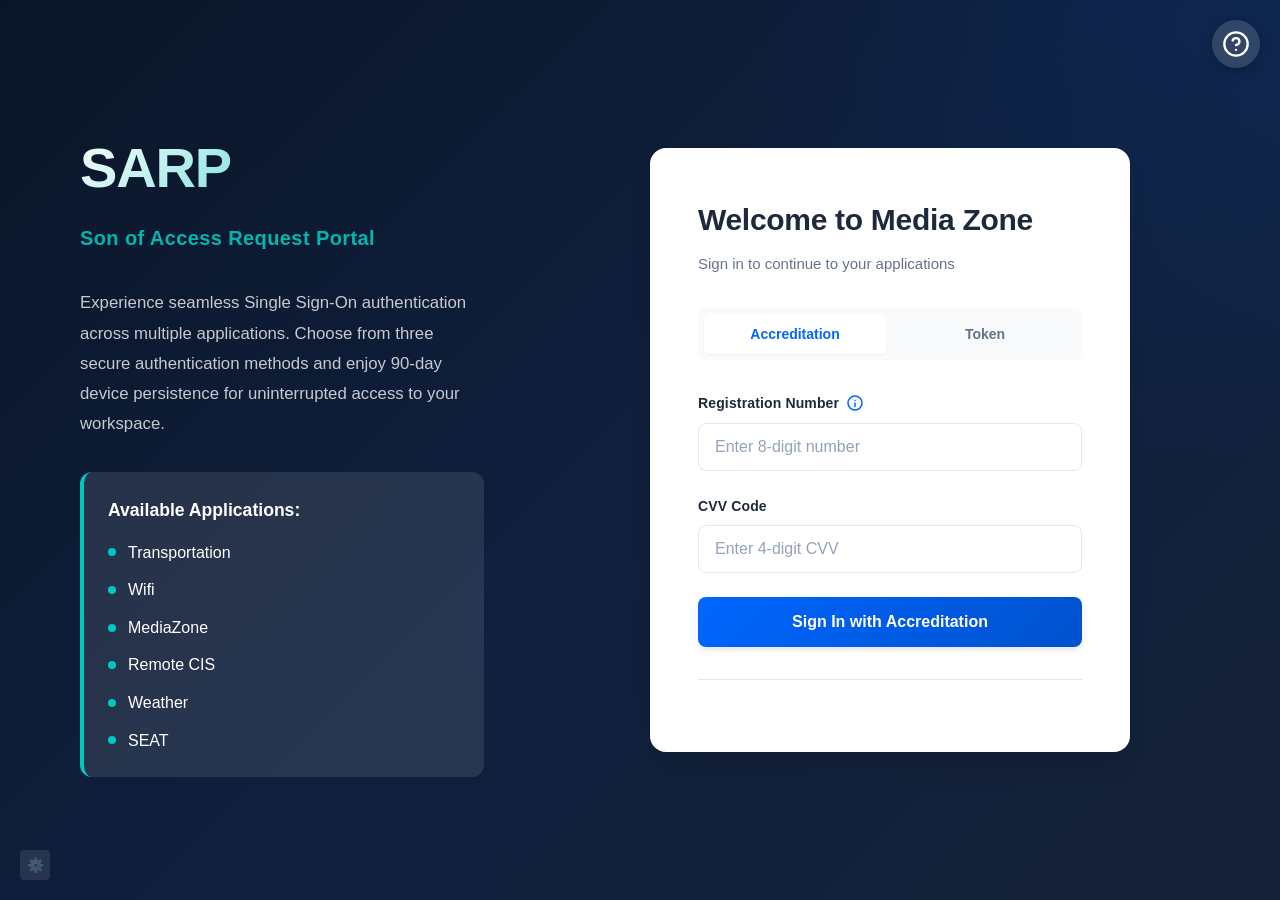
<file: frontend/index.html>
<!DOCTYPE html>
<html lang="en">
<head>
    <meta charset="UTF-8">
    <meta name="viewport" content="width=device-width, initial-scale=1.0">
    <title>SARP - Son of Access Request Portal</title>
    <link rel="stylesheet" href="styles.css">
</head>
<body>
    <!-- Help Icon -->
    <a href="/frontend/user-guide.html" target="_blank" style="position: fixed; top: 20px; right: 20px; width: 48px; height: 48px; background: rgba(255, 255, 255, 0.15); backdrop-filter: blur(10px); border-radius: 50%; display: flex; align-items: center; justify-content: center; text-decoration: none; font-size: 24px; color: white; transition: all 0.3s; z-index: 1000; box-shadow: 0 4px 12px rgba(0, 0, 0, 0.2);" onmouseover="this.style.background='rgba(255, 255, 255, 0.25)'; this.style.transform='scale(1.1)';" onmouseout="this.style.background='rgba(255, 255, 255, 0.15)'; this.style.transform='scale(1)';" title="How SARP Works">
        <svg width="28" height="28" viewBox="0 0 24 24" fill="none" stroke="currentColor" stroke-width="2" stroke-linecap="round" stroke-linejoin="round">
            <circle cx="12" cy="12" r="10"></circle>
            <path d="M9.09 9a3 3 0 0 1 5.83 1c0 2-3 3-3 3"></path>
            <line x1="12" y1="17" x2="12.01" y2="17"></line>
        </svg>
    </a>

    <div class="login-container">
        <div class="login-left">
            <h1>SARP</h1>
            <p class="subtitle">Son of Access Request Portal</p>
            <p>
                Experience seamless Single Sign-On authentication across multiple applications.
                Choose from three secure authentication methods and enjoy 90-day device persistence
                for uninterrupted access to your workspace.
            </p>
            <div style="margin-top: 2rem; padding: 1.5rem; background: rgba(255, 255, 255, 0.1); border-radius: 12px; border-left: 4px solid var(--secondary);">
                <strong style="display: block; margin-bottom: 1rem; font-size: 1.1rem;">Available Applications:</strong>
                <ul style="list-style: none; padding: 0; margin: 0; display: grid; gap: 0.75rem;">
                    <li style="display: flex; align-items: center; gap: 0.75rem;">
                        <span style="background: var(--secondary); width: 8px; height: 8px; border-radius: 50%; display: inline-block;"></span>
                        Transportation
                    </li>
                    <li style="display: flex; align-items: center; gap: 0.75rem;">
                        <span style="background: var(--secondary); width: 8px; height: 8px; border-radius: 50%; display: inline-block;"></span>
                        Wifi
                    </li>
                    <li style="display: flex; align-items: center; gap: 0.75rem;">
                        <span style="background: var(--secondary); width: 8px; height: 8px; border-radius: 50%; display: inline-block;"></span>
                        MediaZone
                    </li>
                    <li style="display: flex; align-items: center; gap: 0.75rem;">
                        <span style="background: var(--secondary); width: 8px; height: 8px; border-radius: 50%; display: inline-block;"></span>
                        Remote CIS
                    </li>
                    <li style="display: flex; align-items: center; gap: 0.75rem;">
                        <span style="background: var(--secondary); width: 8px; height: 8px; border-radius: 50%; display: inline-block;"></span>
                        Weather
                    </li>
                    <li style="display: flex; align-items: center; gap: 0.75rem;">
                        <span style="background: var(--secondary); width: 8px; height: 8px; border-radius: 50%; display: inline-block;"></span>
                        SEAT
                    </li>
                </ul>
            </div>
        </div>

        <div class="login-right">
            <div class="login-card">
                <h2>Welcome to Media Zone</h2>
                <p class="subtitle-text">Sign in to continue to your applications</p>

                <div id="error-container"></div>
                <div id="success-container"></div>

                <div class="auth-methods">
                    <button class="auth-tab active" data-method="accreditation">
                        <span>Accreditation</span>
                    </button>
                    <button class="auth-tab" data-method="token">
                        <span>Token</span>
                    </button>
                    <button class="auth-tab" data-method="otp" id="otp-tab" style="display: none;">
                        <span>Email / Phone</span>
                    </button>
                </div>

                <!-- Accreditation Form -->
                <form id="accreditation-form" class="auth-form active">
                    <div class="form-group">
                        <label for="accreditation-number" style="display: flex; align-items: center; gap: 0.5rem;">
                            Registration Number
                            <span class="help-icon" id="reg-help-icon" title="Where can I find my registration number?">
                                <svg width="16" height="16" viewBox="0 0 16 16" fill="none" xmlns="http://www.w3.org/2000/svg" style="cursor: pointer;">
                                    <circle cx="8" cy="8" r="7" stroke="currentColor" stroke-width="1.5" fill="none"/>
                                    <path d="M8 11.5V8M8 5.5H8.01" stroke="currentColor" stroke-width="1.5" stroke-linecap="round"/>
                                </svg>
                            </span>
                        </label>
                        <input
                            type="text"
                            id="accreditation-number"
                            placeholder="Enter 8-digit number"
                            maxlength="8"
                            required
                            autocomplete="username">
                    </div>
                    <div class="form-group">
                        <label for="accreditation-cvv">CVV Code</label>
                        <input
                            type="password"
                            id="accreditation-cvv"
                            placeholder="Enter 4-digit CVV"
                            maxlength="4"
                            required
                            autocomplete="current-password">
                    </div>
                    <button type="submit" class="btn">Sign In with Accreditation</button>
                </form>

                <!-- Token Form -->
                <form id="token-form" class="auth-form">
                    <div class="form-group">
                        <label for="token">Third-Party Token</label>
                        <input
                            type="text"
                            id="token"
                            placeholder="####-####-####-####"
                            maxlength="19"
                            required
                            autocomplete="off">
                    </div>
                    <div class="form-group" style="margin-bottom: 1rem;">
                        <label class="checkbox-label" style="display: flex; align-items: center; gap: 0.5rem; cursor: pointer;">
                            <input type="checkbox" id="token-kiosk-mode" style="width: auto;">
                            <span>Kiosk/Workstation Mode</span>
                        </label>
                    </div>
                    <button type="submit" class="btn">Sign In with Token</button>
                </form>

                <!-- Email/Phone OTP Form -->
                <form id="otp-form" class="auth-form">
                    <div style="background: #FFF3CD; border-left: 4px solid #FFC107; padding: 1rem; border-radius: 8px; margin-bottom: 1.5rem; font-size: 0.875rem;">
                        <strong>⚠️ Note:</strong> You must have previously registered and added an email/phone to use this method.
                    </div>

                    <div id="otp-request-step">
                        <div class="form-group">
                            <label style="margin-bottom: 0.75rem; display: block;">Contact Method</label>
                            <div style="display: flex; gap: 1.5rem;">
                                <label class="radio-label" style="display: flex; align-items: center; gap: 0.5rem; cursor: pointer;">
                                    <input type="radio" name="contact-type" value="email" checked style="width: auto;">
                                    <span>📧 Email Address</span>
                                </label>
                                <label class="radio-label" style="display: flex; align-items: center; gap: 0.5rem; cursor: pointer;">
                                    <input type="radio" name="contact-type" value="phone" style="width: auto;">
                                    <span>📱 Phone Number</span>
                                </label>
                            </div>
                        </div>
                        <div class="form-group">
                            <label for="contact-value">Email or Phone</label>
                            <input
                                type="text"
                                id="contact-value"
                                placeholder="Enter your registered contact"
                                required
                                autocomplete="email">
                        </div>
                        <button type="button" id="request-otp-btn" class="btn">Request One-Time Code</button>
                    </div>

                    <div id="otp-verify-step" style="display: none;">
                        <div class="otp-display">
                            <p>Your One-Time Code (Demo Mode):</p>
                            <strong id="otp-code-display">------</strong>
                        </div>
                        <div class="form-group">
                            <label for="otp-code">Enter 6-Digit Code</label>
                            <input
                                type="text"
                                id="otp-code"
                                placeholder="000000"
                                maxlength="6"
                                required
                                autocomplete="one-time-code">
                        </div>
                        <button type="submit" class="btn">Verify & Sign In</button>
                        <button type="button" id="back-to-request" class="btn btn-secondary" style="margin-top: 0.75rem;">
                            ← Back to Contact Entry
                        </button>
                    </div>
                </form>

                <!-- Logout Button -->
                <div style="margin-top: 2rem; padding-top: 1.5rem; border-top: 1px solid var(--border); text-align: center;">
                    <button id="main-logout-btn" class="btn btn-secondary btn-small" style="width: auto; display: none;">
                        🚪 Logout
                    </button>
                </div>
            </div>
        </div>
    </div>

    <!-- Kiosk Mode Modal -->
    <div id="kiosk-modal" style="display: none; position: fixed; top: 0; left: 0; width: 100%; height: 100%; background: rgba(0, 0, 0, 0.5); z-index: 1000; align-items: center; justify-content: center;">
        <div style="background: white; border-radius: 16px; padding: 2.5rem; max-width: 500px; width: 90%; box-shadow: 0 20px 60px rgba(0, 0, 0, 0.3);">
            <h2 style="color: var(--text-primary); margin-bottom: 1rem; font-size: 1.5rem;">Kiosk Mode Configuration</h2>
            <p style="color: var(--text-secondary); margin-bottom: 2rem; line-height: 1.6;">
                Add an email or phone number to enable multiple device access for kiosks and workstations.
                You can use this contact for future OTP login.
            </p>

            <div id="kiosk-modal-content">
                <div class="form-group">
                    <label style="margin-bottom: 0.75rem; display: block;">Choose Contact Type</label>
                    <div style="display: flex; gap: 1.5rem; margin-bottom: 1.5rem;">
                        <label class="radio-label" style="display: flex; align-items: center; gap: 0.5rem; cursor: pointer;">
                            <input type="radio" name="kiosk-contact-type" value="email" checked style="width: auto;">
                            <span>📧 Email Address</span>
                        </label>
                        <label class="radio-label" style="display: flex; align-items: center; gap: 0.5rem; cursor: pointer;">
                            <input type="radio" name="kiosk-contact-type" value="phone" style="width: auto;">
                            <span>📱 Phone Number</span>
                        </label>
                    </div>
                </div>

                <div class="form-group">
                    <label for="kiosk-contact-value">Contact Information</label>
                    <input
                        type="text"
                        id="kiosk-contact-value"
                        placeholder="Enter email or phone"
                        style="width: 100%; padding: 0.875rem 1rem; border: 1.5px solid var(--border); border-radius: 8px; font-size: 1rem;">
                </div>

                <div id="kiosk-error" style="display: none; background: #FEE; color: #C33; padding: 0.75rem; border-radius: 8px; margin-bottom: 1rem; font-size: 0.875rem;"></div>

                <div style="display: flex; gap: 1rem; margin-top: 1.5rem;">
                    <button id="kiosk-add-btn" class="btn" style="flex: 1;">Add Contact & Continue</button>
                    <button id="kiosk-skip-btn" class="btn btn-secondary" style="flex: 1;">Skip for Now</button>
                </div>
            </div>
        </div>
    </div>

    <!-- Registration Help Popup -->
    <div id="reg-help-popup" style="display: none; position: fixed; top: 0; left: 0; width: 100%; height: 100%; z-index: 9999; background: rgba(0, 0, 0, 0.7); align-items: center; justify-content: center;">
        <div style="position: relative; max-width: 90%; max-height: 90vh; overflow: auto;">
            <img src="registration-help.png" alt="Where to find registration number" style="display: block; max-width: 100%; height: auto; border-radius: 8px; box-shadow: 0 20px 60px rgba(0, 0, 0, 0.5);">
        </div>
    </div>

    <script src="auth.js"></script>
    <script>
        // Show/hide Email/Phone tab based on kiosk mode checkbox (Token tab only)
        const tokenKioskCheckbox = document.getElementById('token-kiosk-mode');
        const otpTab = document.getElementById('otp-tab');

        function updateOTPTabVisibility() {
            if (tokenKioskCheckbox && tokenKioskCheckbox.checked) {
                otpTab.style.display = 'block';
            } else {
                otpTab.style.display = 'none';
                // If OTP tab is active when hidden, switch to accreditation tab
                if (otpTab.classList.contains('active')) {
                    document.querySelector('[data-method="accreditation"]').click();
                }
            }
        }

        if (tokenKioskCheckbox) {
            tokenKioskCheckbox.addEventListener('change', updateOTPTabVisibility);
        }

        // Registration help popup functionality
        const helpIcon = document.getElementById('reg-help-icon');
        const helpPopup = document.getElementById('reg-help-popup');

        if (helpIcon && helpPopup) {
            // Show popup when icon is clicked
            helpIcon.addEventListener('click', (e) => {
                e.preventDefault();
                e.stopPropagation();
                helpPopup.style.display = 'flex';
            });

            // Hide popup when clicking outside the image
            helpPopup.addEventListener('click', (e) => {
                if (e.target === helpPopup) {
                    helpPopup.style.display = 'none';
                }
            });

            // Hide popup when ESC key is pressed
            document.addEventListener('keydown', (e) => {
                if (e.key === 'Escape' && helpPopup.style.display === 'flex') {
                    helpPopup.style.display = 'none';
                }
            });
        }
    </script>

    <!-- Hidden Admin Access Button -->
    <a href="/frontend/admin.html" style="position: fixed; bottom: 20px; left: 20px; width: 30px; height: 30px; background: rgba(255, 255, 255, 0.1); border-radius: 4px; display: flex; align-items: center; justify-content: center; text-decoration: none; font-size: 14px; color: rgba(255, 255, 255, 0.3); transition: all 0.2s; z-index: 100;" onmouseover="this.style.background='rgba(255, 255, 255, 0.2)'; this.style.color='rgba(255, 255, 255, 0.6)';" onmouseout="this.style.background='rgba(255, 255, 255, 0.1)'; this.style.color='rgba(255, 255, 255, 0.3)';" title="Admin Panel">⚙️</a>
</body>
</html>
</file>
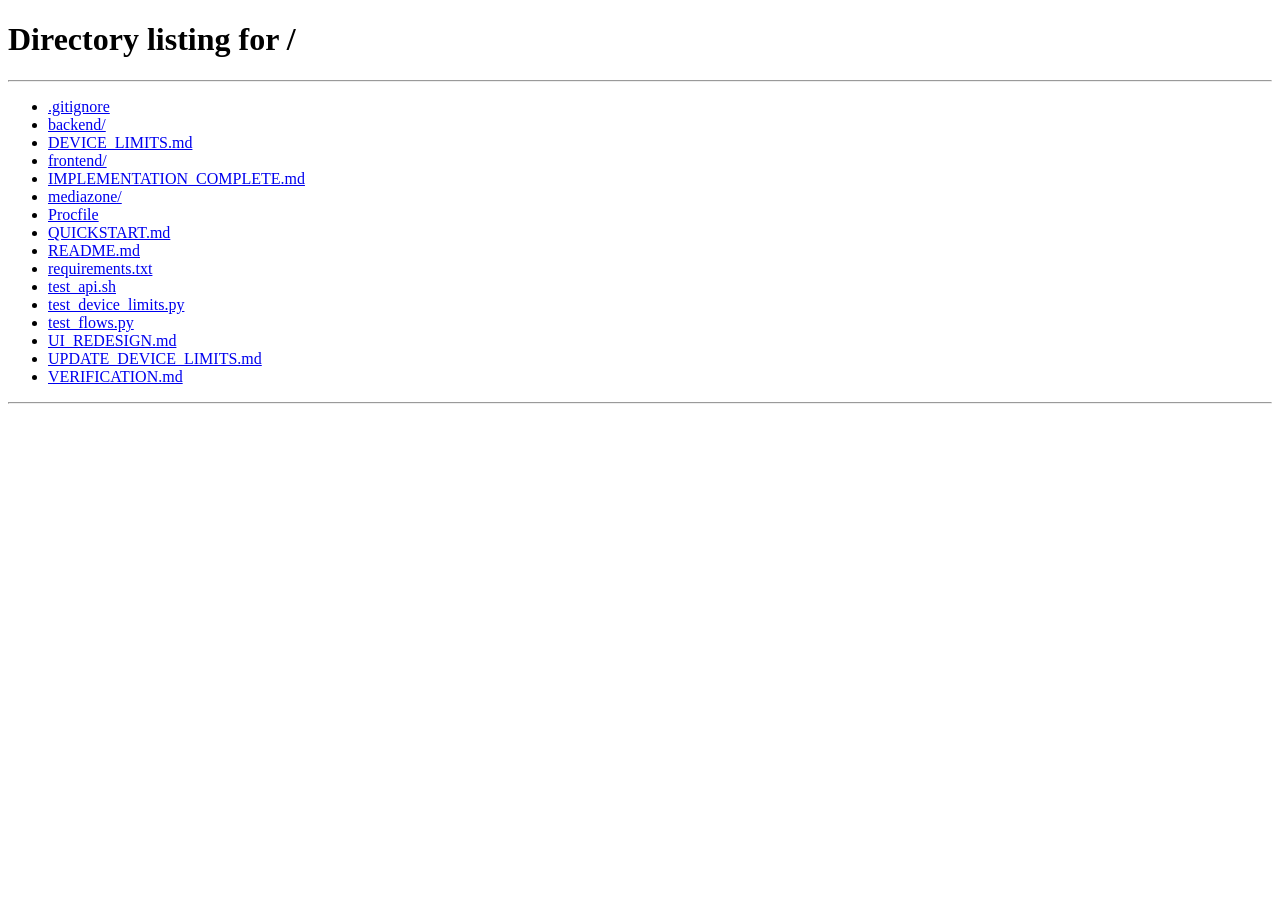
<file: mediazone/index.html>
<!DOCTYPE html>
<html lang="en">
<head>
    <meta charset="UTF-8">
    <meta name="viewport" content="width=device-width, initial-scale=1.0">
    <title>MediaZone - Olympic Portal</title>
    <style>
        * {
            margin: 0;
            padding: 0;
            box-sizing: border-box;
        }

        body {
            font-family: -apple-system, BlinkMacSystemFont, 'Segoe UI', 'Roboto', sans-serif;
            background: #f5f5f5;
        }

        /* Top Header */
        .top-header {
            background: #1a4d5d;
            color: white;
            padding: 0.75rem 2rem;
            display: flex;
            justify-content: space-between;
            align-items: center;
            gap: 1rem;
        }

        .top-header-left {
            display: flex;
            align-items: center;
            gap: 1.5rem;
        }

        .live-video-btn {
            background: #d32f2f;
            color: white;
            border: none;
            padding: 0.5rem 1rem;
            border-radius: 20px;
            font-weight: 600;
            cursor: pointer;
            display: flex;
            align-items: center;
            gap: 0.5rem;
        }

        .live-indicator {
            width: 8px;
            height: 8px;
            background: white;
            border-radius: 50%;
        }

        .header-link {
            color: white;
            text-decoration: none;
            font-size: 0.9rem;
            display: flex;
            align-items: center;
            gap: 0.5rem;
        }

        .top-header-right {
            display: flex;
            align-items: center;
            gap: 1.5rem;
        }

        .search-bar {
            background: rgba(255, 255, 255, 0.15);
            border: 1px solid rgba(255, 255, 255, 0.3);
            border-radius: 4px;
            padding: 0.5rem 1rem;
            color: white;
            width: 200px;
        }

        .search-bar::placeholder {
            color: rgba(255, 255, 255, 0.7);
        }

        .logout-btn {
            background: transparent;
            border: 1px solid rgba(255, 255, 255, 0.5);
            color: white;
            padding: 0.4rem 1rem;
            border-radius: 4px;
            cursor: pointer;
            font-size: 0.9rem;
        }

        .logout-btn:hover {
            background: rgba(255, 255, 255, 0.1);
        }

        /* Hero Section */
        .hero {
            background: linear-gradient(135deg, #2a5f6f 0%, #1a4d5d 100%);
            padding: 2rem;
            position: relative;
            overflow: hidden;
        }

        .hero::after {
            content: '';
            position: absolute;
            right: 0;
            bottom: 0;
            width: 60%;
            height: 100%;
            background: url('data:image/svg+xml,<svg xmlns="http://www.w3.org/2000/svg" viewBox="0 0 800 200"><path d="M0,100 Q200,150 400,100 T800,100 L800,200 L0,200 Z" fill="rgba(255,255,255,0.05)"/></svg>') no-repeat;
            background-size: cover;
        }

        .hero-content {
            max-width: 1400px;
            margin: 0 auto;
            position: relative;
            z-index: 1;
        }

        .mediazone-title {
            font-size: 3rem;
            color: white;
            font-weight: 700;
            margin-bottom: 1rem;
        }

        .sponsors {
            position: absolute;
            top: 2rem;
            right: 2rem;
            display: flex;
            gap: 1rem;
            align-items: center;
        }

        .sponsor-logo {
            background: white;
            padding: 0.5rem 1rem;
            border-radius: 4px;
            font-weight: 700;
            font-size: 0.9rem;
        }

        .olympic-logo {
            color: #1a4d5d;
        }

        /* Featured Content Bar */
        .featured-bar {
            background: #2a5f6f;
            color: white;
            padding: 1rem 2rem;
            display: flex;
            justify-content: space-between;
            align-items: center;
        }

        .featured-title {
            font-size: 0.95rem;
        }

        .media-controls {
            display: flex;
            gap: 1rem;
        }

        .media-btn {
            background: rgba(255, 255, 255, 0.2);
            border: none;
            color: white;
            padding: 0.5rem;
            cursor: pointer;
            border-radius: 4px;
        }

        /* Navigation */
        .main-nav {
            background: white;
            border-bottom: 1px solid #ddd;
            padding: 0 2rem;
        }

        .nav-links {
            max-width: 1400px;
            margin: 0 auto;
            display: flex;
            gap: 2rem;
            list-style: none;
        }

        .nav-links a {
            display: block;
            padding: 1rem 0;
            color: #333;
            text-decoration: none;
            font-weight: 500;
            border-bottom: 3px solid transparent;
        }

        .nav-links a:hover,
        .nav-links a.active {
            border-bottom-color: #d32f2f;
            color: #d32f2f;
        }

        /* Main Content */
        .main-content {
            max-width: 1400px;
            margin: 2rem auto;
            padding: 0 2rem;
            display: grid;
            grid-template-columns: 1fr 350px;
            gap: 2rem;
        }

        /* Today Section */
        .today-section {
            background: white;
            padding: 1.5rem;
            border-radius: 8px;
            margin-bottom: 2rem;
        }

        .today-header {
            display: flex;
            justify-content: space-between;
            align-items: center;
            margin-bottom: 1rem;
        }

        .today-date {
            font-weight: 700;
            color: #333;
        }

        .schedule-link {
            color: #1a4d5d;
            text-decoration: none;
            font-weight: 600;
        }

        .sports-icons {
            display: grid;
            grid-template-columns: repeat(auto-fill, minmax(80px, 1fr));
            gap: 1rem;
        }

        .sport-icon {
            aspect-ratio: 1;
            background: #f5f5f5;
            border-radius: 8px;
            display: flex;
            align-items: center;
            justify-content: center;
            font-size: 2rem;
            position: relative;
            border: 2px solid transparent;
        }

        .sport-icon.live {
            border-color: #d32f2f;
        }

        .sport-icon.live::before {
            content: '';
            position: absolute;
            top: 8px;
            right: 8px;
            width: 10px;
            height: 10px;
            background: #d32f2f;
            border-radius: 50%;
        }

        /* News Section */
        .section-header {
            display: flex;
            justify-content: space-between;
            align-items: center;
            margin-bottom: 1.5rem;
        }

        .section-title {
            font-size: 1.75rem;
            font-weight: 700;
            color: #333;
        }

        .news-grid {
            display: grid;
            grid-template-columns: repeat(2, 1fr);
            gap: 1.5rem;
            margin-bottom: 2rem;
        }

        .news-card {
            background: white;
            border-radius: 8px;
            overflow: hidden;
            box-shadow: 0 2px 8px rgba(0,0,0,0.1);
        }

        .news-card-image {
            width: 100%;
            height: 200px;
            background: linear-gradient(135deg, #1a4d5d 0%, #2a5f6f 100%);
            display: flex;
            align-items: center;
            justify-content: center;
            color: white;
            font-size: 3rem;
            position: relative;
        }

        .live-badge {
            position: absolute;
            top: 1rem;
            right: 1rem;
            background: #d32f2f;
            color: white;
            padding: 0.25rem 0.75rem;
            border-radius: 12px;
            font-size: 0.75rem;
            font-weight: 700;
            text-transform: uppercase;
        }

        .news-card-content {
            padding: 1rem;
        }

        .news-category {
            color: #666;
            font-size: 0.85rem;
            margin-bottom: 0.5rem;
        }

        .news-time {
            color: #999;
            font-size: 0.85rem;
        }

        /* Flash Quotes */
        .flash-quotes {
            background: white;
            padding: 1.5rem;
            border-radius: 8px;
        }

        .quote-item {
            padding: 1rem 0;
            border-bottom: 1px solid #eee;
        }

        .quote-item:last-child {
            border-bottom: none;
        }

        .quote-sport {
            color: #666;
            font-size: 0.85rem;
            margin-bottom: 0.5rem;
        }

        .quote-title {
            font-weight: 600;
            color: #333;
            margin-bottom: 0.25rem;
        }

        .quote-time {
            color: #999;
            font-size: 0.85rem;
        }
    </style>
</head>
<body>
    <!-- Top Header -->
    <div class="top-header">
        <div class="top-header-left">
            <button class="live-video-btn">
                <span class="live-indicator"></span>
                Live Video (1)
            </button>
            <a href="#" class="header-link">🔔</a>
            <a href="#" class="header-link">👤 Account Settings</a>
        </div>
        <div class="top-header-right">
            <a href="#" class="header-link">Games Contacts</a>
            <a href="#" class="header-link">Media Handbook</a>
            <a href="#" class="header-link">❓</a>
            <a href="#" class="header-link">🖨️</a>
            <a href="#" class="header-link">Ask OIS</a>
            <span style="color: white;">EN | FR</span>
            <input type="search" class="search-bar" placeholder="Type here...">
            <button class="logout-btn" id="logout-btn">🚪 Log out</button>
        </div>
    </div>

    <!-- Hero Section -->
    <div class="hero">
        <div class="sponsors">
            <div class="sponsor-logo">Deloitte.</div>
            <div class="sponsor-logo olympic-logo">🏅 2024</div>
            <div class="sponsor-logo olympic-logo">♿ 2024</div>
        </div>
        <div class="hero-content">
            <h1 class="mediazone-title">MediaZone</h1>
        </div>
    </div>

    <!-- Featured Content Bar -->
    <div class="featured-bar">
        <div class="featured-title">
            Figure Skating Review: BEAUDRY and CIZERON (FRA) hold slender lead over CHOCK and BATES (USA) after rhythm dance
        </div>
        <div class="media-controls">
            <button class="media-btn">⏮️</button>
            <button class="media-btn">⏸️</button>
            <button class="media-btn">⏭️</button>
        </div>
    </div>

    <!-- Main Navigation -->
    <nav class="main-nav">
        <ul class="nav-links">
            <li><a href="#" class="active">Home</a></li>
            <li><a href="#">News</a></li>
            <li><a href="#">Schedule & Results</a></li>
            <li><a href="#">Participants</a></li>
            <li><a href="#">NOCs</a></li>
            <li><a href="#">Sports</a></li>
            <li><a href="#">Records</a></li>
            <li><a href="#">Medals</a></li>
            <li><a href="#">Ceremonies</a></li>
            <li><a href="#">General</a></li>
            <li><a href="#">Competition Format and Rules</a></li>
        </ul>
    </nav>

    <!-- Main Content -->
    <div class="main-content">
        <div class="main-column">
            <!-- Today Section -->
            <div class="today-section">
                <div class="today-header">
                    <div>
                        <div style="color: #999; font-size: 0.85rem;">TODAY</div>
                        <div class="today-date">10 February</div>
                    </div>
                    <a href="#" class="schedule-link">Go to schedule →</a>
                </div>
                <div class="sports-icons">
                    <div class="sport-icon live">⛸️</div>
                    <div class="sport-icon">🎿</div>
                    <div class="sport-icon live">🏒</div>
                    <div class="sport-icon">🛷</div>
                    <div class="sport-icon live">🏂</div>
                    <div class="sport-icon">⛷️</div>
                    <div class="sport-icon">🥌</div>
                    <div class="sport-icon">🎿</div>
                    <div class="sport-icon">🏂</div>
                    <div class="sport-icon">⛸️</div>
                    <div class="sport-icon">🛷</div>
                </div>
            </div>

            <!-- News Section -->
            <div class="section-header">
                <h2 class="section-title">News →</h2>
            </div>
            <div class="news-grid">
                <div class="news-card">
                    <div class="news-card-image">
                        <span class="live-badge">🔴 LIVE</span>
                        ⛸️
                    </div>
                    <div class="news-card-content">
                        <div class="news-category">Short Track Speed Skating</div>
                        <div class="news-time">10 Feb 14:27</div>
                    </div>
                </div>
                <div class="news-card">
                    <div class="news-card-image">
                        🥌
                    </div>
                    <div class="news-card-content">
                        <div class="news-category">Curling</div>
                        <div class="news-time">10 Feb 12:24</div>
                    </div>
                </div>
            </div>
        </div>

        <!-- Sidebar -->
        <aside>
            <div class="flash-quotes">
                <div class="section-header" style="margin-bottom: 1rem;">
                    <h3 class="section-title" style="font-size: 1.25rem;">Flash Quotes →</h3>
                </div>
                <div class="quote-item">
                    <div class="quote-sport">🛷 SHORT TRACK SPEED SKATING</div>
                    <div class="quote-title">Mixed Team Relay - SIGHEL, FONTANA (ITA): gold</div>
                    <div class="quote-time">Tue 10 Feb 14:41</div>
                </div>
                <div class="quote-item">
                    <div class="quote-sport">⛷️ CROSS-COUNTRY SKIING</div>
                    <div class="quote-title">Men's Sprint Classic - KLAEBO (NOR): gold</div>
                    <div class="quote-time">Tue 10 Feb 14:25</div>
                </div>
            </div>
        </aside>
    </div>

    <script src="mediazone.js"></script>
</body>
</html>
</file>
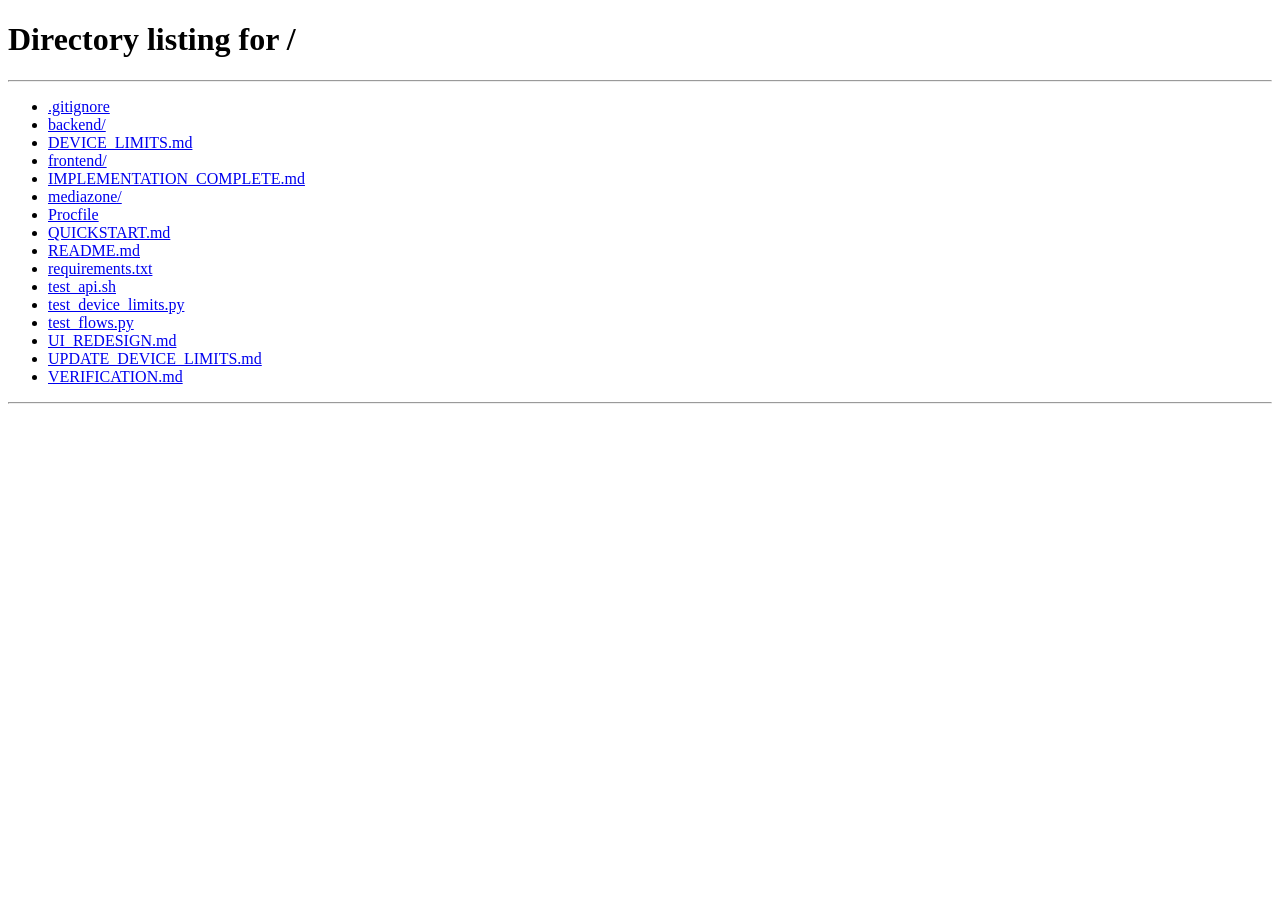
<file: frontend/account.html>
<!DOCTYPE html>
<html lang="en">
<head>
    <meta charset="UTF-8">
    <meta name="viewport" content="width=device-width, initial-scale=1.0">
    <title>Account Management - SARP</title>
    <link rel="stylesheet" href="styles.css">
</head>
<body>
    <div class="account-container">
        <div class="account-header">
            <h1>Account Management</h1>
            <p>Manage your contact information and security settings</p>
        </div>

        <div id="error-container"></div>
        <div id="success-container"></div>

        <!-- Email Section -->
        <div class="account-section">
            <h2>Email Addresses</h2>
            <div class="benefit-box">
                <strong>
                    <svg width="16" height="16" viewBox="0 0 16 16" fill="none" xmlns="http://www.w3.org/2000/svg">
                        <path d="M8 0L10.5 5.5L16 6.5L12 10.5L13 16L8 13L3 16L4 10.5L0 6.5L5.5 5.5L8 0Z" fill="currentColor"/>
                    </svg>
                    Enable Multiple Device Access
                </strong>
                <p style="margin: 0; color: #059669;">Adding an email unlocks multiple device access! Without an email, you're limited to 3 devices.</p>
            </div>
            <ul id="email-list" class="contact-list">
                <!-- Populated by JavaScript -->
            </ul>
            <div id="add-email-form" class="add-contact-form" style="display: none;">
                <div class="form-group">
                    <label for="new-email">New Email Address</label>
                    <input type="email" id="new-email" placeholder="name@example.com">
                </div>
                <div style="display: flex; gap: 0.75rem;">
                    <button id="save-email-btn" class="btn btn-small">Save Email</button>
                    <button id="cancel-email-btn" class="btn btn-small btn-secondary">Cancel</button>
                </div>
            </div>
            <button id="add-email-btn" class="btn btn-small" style="margin-top: 1rem;">
                + Add Email Address
            </button>
        </div>

        <!-- Phone Section -->
        <div class="account-section">
            <h2>Phone Numbers</h2>
            <ul id="phone-list" class="contact-list">
                <!-- Populated by JavaScript -->
            </ul>
            <div id="add-phone-form" class="add-contact-form" style="display: none;">
                <div class="form-group">
                    <label for="new-phone">New Phone Number</label>
                    <input type="tel" id="new-phone" placeholder="+1 (555) 123-4567">
                </div>
                <div style="display: flex; gap: 0.75rem;">
                    <button id="save-phone-btn" class="btn btn-small">Save Phone</button>
                    <button id="cancel-phone-btn" class="btn btn-small btn-secondary">Cancel</button>
                </div>
            </div>
            <button id="add-phone-btn" class="btn btn-small" style="margin-top: 1rem;">
                + Add Phone Number
            </button>
        </div>

        <div class="account-section">
            <div style="display: flex; gap: 1rem; flex-wrap: wrap;">
                <button onclick="window.location.href='/mediazone/index.html'" class="btn" style="flex: 1;">
                    ← Back to MediaZone
                </button>
                <button id="logout-btn" class="btn btn-secondary" style="flex: 1;">
                    Logout
                </button>
            </div>
        </div>
    </div>

    <script src="account.js"></script>
</body>
</html>
</file>
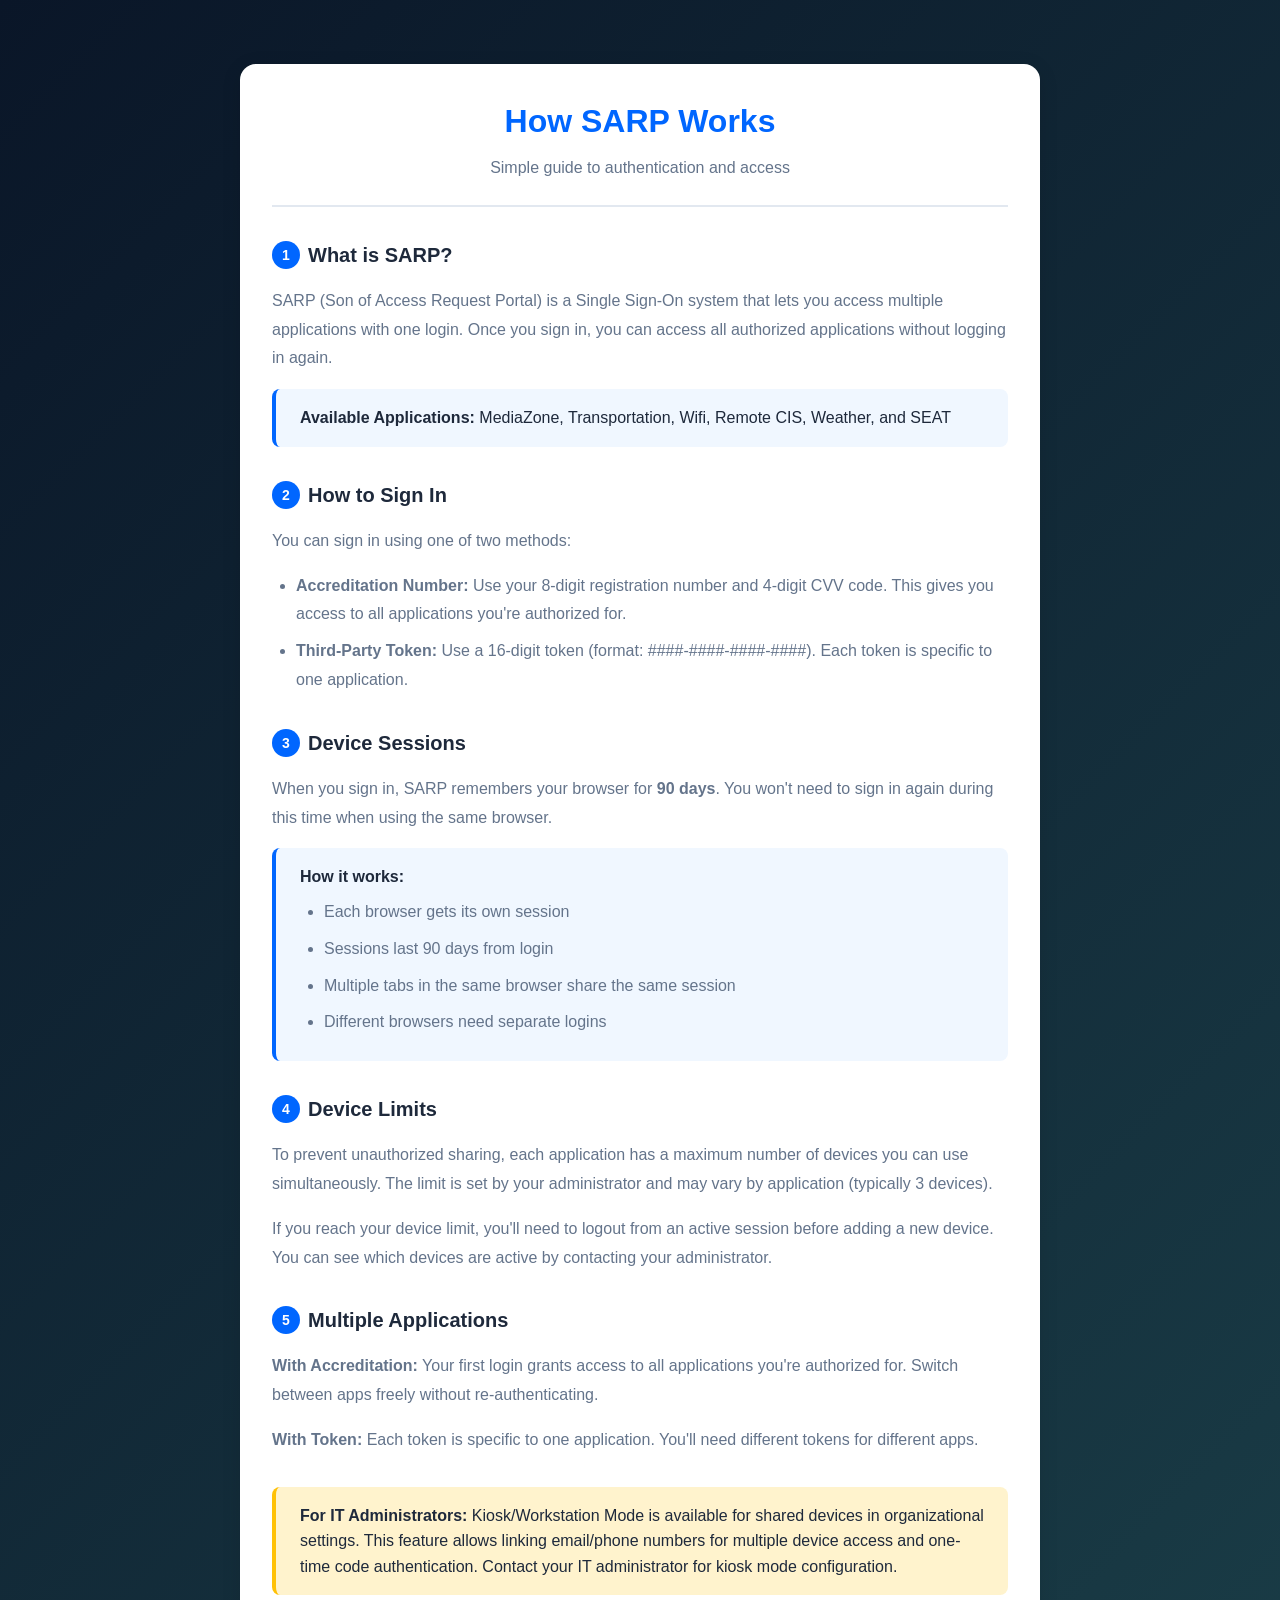
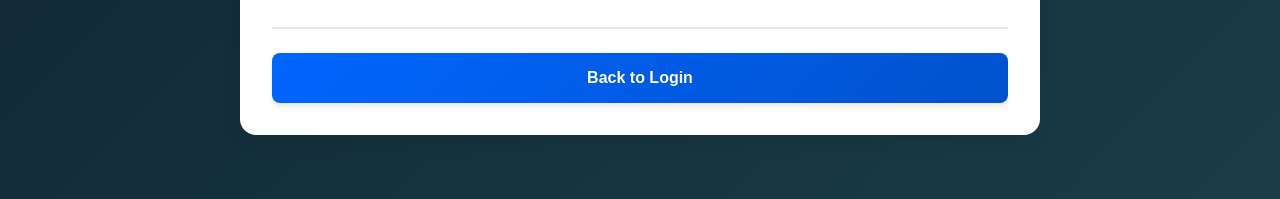
<file: frontend/user-guide.html>
<!DOCTYPE html>
<html lang="en">
<head>
    <meta charset="UTF-8">
    <meta name="viewport" content="width=device-width, initial-scale=1.0">
    <title>How SARP Works - User Guide</title>
    <link rel="stylesheet" href="styles.css">
    <style>
        .guide-container {
            max-width: 800px;
            margin: 2rem auto;
            padding: 2rem;
            background: white;
            border-radius: 16px;
            box-shadow: 0 4px 20px rgba(0, 0, 0, 0.1);
        }
        .guide-header {
            text-align: center;
            margin-bottom: 2rem;
            padding-bottom: 1.5rem;
            border-bottom: 2px solid var(--border);
        }
        .guide-header h1 {
            color: var(--primary);
            margin-bottom: 0.5rem;
        }
        .guide-section {
            margin-bottom: 2rem;
        }
        .guide-section h2 {
            color: var(--text-primary);
            font-size: 1.25rem;
            margin-bottom: 1rem;
            display: flex;
            align-items: center;
            gap: 0.5rem;
        }
        .guide-section p, .guide-section ul {
            color: var(--text-secondary);
            line-height: 1.8;
            margin-bottom: 1rem;
        }
        .guide-section ul {
            padding-left: 1.5rem;
        }
        .guide-section li {
            margin-bottom: 0.5rem;
        }
        .highlight-box {
            background: #F0F7FF;
            border-left: 4px solid var(--primary);
            padding: 1rem 1.5rem;
            border-radius: 8px;
            margin: 1rem 0;
        }
        .note-box {
            background: #FFF3CD;
            border-left: 4px solid #FFC107;
            padding: 1rem 1.5rem;
            border-radius: 8px;
            margin: 1rem 0;
        }
        .step-number {
            display: inline-flex;
            align-items: center;
            justify-content: center;
            width: 28px;
            height: 28px;
            background: var(--primary);
            color: white;
            border-radius: 50%;
            font-weight: 600;
            font-size: 0.875rem;
        }
    </style>
</head>
<body style="background: linear-gradient(135deg, #0A1628 0%, #1a3d47 100%); min-height: 100vh; padding: 2rem 1rem;">
    <div class="guide-container">
        <div class="guide-header">
            <h1>How SARP Works</h1>
            <p style="color: var(--text-secondary); margin: 0;">Simple guide to authentication and access</p>
        </div>

        <div class="guide-section">
            <h2><span class="step-number">1</span> What is SARP?</h2>
            <p>
                SARP (Son of Access Request Portal) is a Single Sign-On system that lets you access multiple applications
                with one login. Once you sign in, you can access all authorized applications without logging in again.
            </p>
            <div class="highlight-box">
                <strong>Available Applications:</strong> MediaZone, Transportation, Wifi, Remote CIS, Weather, and SEAT
            </div>
        </div>

        <div class="guide-section">
            <h2><span class="step-number">2</span> How to Sign In</h2>
            <p>You can sign in using one of two methods:</p>
            <ul>
                <li><strong>Accreditation Number:</strong> Use your 8-digit registration number and 4-digit CVV code. This gives you access to all applications you're authorized for.</li>
                <li><strong>Third-Party Token:</strong> Use a 16-digit token (format: ####-####-####-####). Each token is specific to one application.</li>
            </ul>
        </div>

        <div class="guide-section">
            <h2><span class="step-number">3</span> Device Sessions</h2>
            <p>
                When you sign in, SARP remembers your browser for <strong>90 days</strong>. You won't need to sign in again
                during this time when using the same browser.
            </p>
            <div class="highlight-box">
                <strong>How it works:</strong>
                <ul style="margin: 0.5rem 0 0 0;">
                    <li>Each browser gets its own session</li>
                    <li>Sessions last 90 days from login</li>
                    <li>Multiple tabs in the same browser share the same session</li>
                    <li>Different browsers need separate logins</li>
                </ul>
            </div>
        </div>

        <div class="guide-section">
            <h2><span class="step-number">4</span> Device Limits</h2>
            <p>
                To prevent unauthorized sharing, each application has a maximum number of devices you can use simultaneously.
                The limit is set by your administrator and may vary by application (typically 3 devices).
            </p>
            <p>
                If you reach your device limit, you'll need to logout from an active session before adding a new device.
                You can see which devices are active by contacting your administrator.
            </p>
        </div>

        <div class="guide-section">
            <h2><span class="step-number">5</span> Multiple Applications</h2>
            <p>
                <strong>With Accreditation:</strong> Your first login grants access to all applications you're authorized for.
                Switch between apps freely without re-authenticating.
            </p>
            <p>
                <strong>With Token:</strong> Each token is specific to one application. You'll need different tokens for different apps.
            </p>
        </div>

        <div class="note-box">
            <strong>For IT Administrators:</strong> Kiosk/Workstation Mode is available for shared devices in organizational settings.
            This feature allows linking email/phone numbers for multiple device access and one-time code authentication.
            Contact your IT administrator for kiosk mode configuration.
        </div>

        <div style="margin-top: 2rem; padding-top: 1.5rem; border-top: 2px solid var(--border); text-align: center;">
            <button onclick="window.close(); if (!window.closed) window.location.href='/'" class="btn">
                Back to Login
            </button>
        </div>
    </div>
</body>
</html>
</file>
<file: frontend/styles.css>
/* ============================================
   SARP - Professional UI Design
   Modern, clean authentication portal
   ============================================ */

:root {
    --primary: #0066FF;
    --primary-dark: #0052CC;
    --primary-light: #4D94FF;
    --secondary: #00C7BE;
    --background: #0A1628;
    --background-light: #152238;
    --surface: #FFFFFF;
    --surface-secondary: #F8FAFC;
    --text-primary: #1E293B;
    --text-secondary: #64748B;
    --text-light: #94A3B8;
    --border: #E2E8F0;
    --success: #10B981;
    --error: #EF4444;
    --warning: #F59E0B;
    --shadow-sm: 0 1px 2px 0 rgba(0, 0, 0, 0.05);
    --shadow-md: 0 4px 6px -1px rgba(0, 0, 0, 0.1);
    --shadow-lg: 0 10px 15px -3px rgba(0, 0, 0, 0.1);
    --shadow-xl: 0 20px 25px -5px rgba(0, 0, 0, 0.1);
    --radius-sm: 6px;
    --radius-md: 8px;
    --radius-lg: 12px;
    --radius-xl: 16px;
}

* {
    margin: 0;
    padding: 0;
    box-sizing: border-box;
}

body {
    font-family: -apple-system, BlinkMacSystemFont, 'Inter', 'Segoe UI', 'Roboto', 'Helvetica', 'Arial', sans-serif;
    background: linear-gradient(135deg, var(--background) 0%, #0F1F3D 50%, var(--background-light) 100%);
    min-height: 100vh;
    color: var(--text-primary);
    line-height: 1.6;
    -webkit-font-smoothing: antialiased;
    -moz-osx-font-smoothing: grayscale;
}

/* ============================================
   LOGIN PAGE LAYOUT
   ============================================ */

.login-container {
    display: flex;
    min-height: 100vh;
    align-items: center;
    justify-content: center;
    padding: 2rem;
    position: relative;
    overflow: hidden;
}

.login-container::before {
    content: '';
    position: absolute;
    top: -50%;
    right: -50%;
    width: 100%;
    height: 100%;
    background: radial-gradient(circle, rgba(0, 102, 255, 0.1) 0%, transparent 70%);
    animation: pulse 15s ease-in-out infinite;
}

@keyframes pulse {
    0%, 100% { transform: scale(1); opacity: 0.3; }
    50% { transform: scale(1.1); opacity: 0.5; }
}

.login-left {
    flex: 1;
    padding: 3rem;
    color: white;
    max-width: 500px;
    z-index: 1;
}

.login-left h1 {
    font-size: 3.5rem;
    margin-bottom: 0.5rem;
    font-weight: 800;
    background: linear-gradient(135deg, #FFFFFF 0%, var(--secondary) 100%);
    -webkit-background-clip: text;
    -webkit-text-fill-color: transparent;
    background-clip: text;
    letter-spacing: -0.02em;
}

.login-left .subtitle {
    font-size: 1.25rem;
    margin-bottom: 2rem;
    color: var(--secondary);
    font-weight: 600;
    letter-spacing: 0.02em;
}

.login-left p {
    line-height: 1.8;
    opacity: 0.9;
    font-size: 1.05rem;
    color: rgba(255, 255, 255, 0.85);
}

.login-right {
    flex: 1;
    display: flex;
    align-items: center;
    justify-content: center;
    padding: 2rem;
    z-index: 1;
}

.login-card {
    background: var(--surface);
    border-radius: var(--radius-xl);
    padding: 3rem;
    box-shadow: var(--shadow-xl), 0 0 0 1px rgba(0, 0, 0, 0.05);
    width: 100%;
    max-width: 480px;
    backdrop-filter: blur(10px);
}

.login-card h2 {
    font-size: 1.875rem;
    margin-bottom: 0.5rem;
    color: var(--text-primary);
    font-weight: 700;
    letter-spacing: -0.01em;
}

.login-card .subtitle-text {
    color: var(--text-secondary);
    margin-bottom: 2rem;
    font-size: 0.9375rem;
}

/* ============================================
   AUTH METHOD TABS
   ============================================ */

.auth-methods {
    display: flex;
    gap: 0.5rem;
    margin-bottom: 2rem;
    background: var(--surface-secondary);
    padding: 0.375rem;
    border-radius: var(--radius-md);
}

.auth-tab {
    flex: 1;
    padding: 0.75rem 1rem;
    background: transparent;
    border: none;
    border-radius: var(--radius-sm);
    cursor: pointer;
    font-size: 0.875rem;
    font-weight: 600;
    color: var(--text-secondary);
    transition: all 0.2s cubic-bezier(0.4, 0, 0.2, 1);
    position: relative;
}

.auth-tab:hover {
    color: var(--text-primary);
}

.auth-tab.active {
    background: var(--surface);
    color: var(--primary);
    box-shadow: var(--shadow-sm);
}

/* ============================================
   FORM STYLES
   ============================================ */

.auth-form {
    display: none;
}

.auth-form.active {
    display: block;
    animation: fadeIn 0.3s ease-in-out;
}

@keyframes fadeIn {
    from {
        opacity: 0;
        transform: translateY(8px);
    }
    to {
        opacity: 1;
        transform: translateY(0);
    }
}

.form-group {
    margin-bottom: 1.5rem;
}

.form-group label {
    display: block;
    margin-bottom: 0.5rem;
    color: var(--text-primary);
    font-weight: 600;
    font-size: 0.875rem;
    letter-spacing: 0.01em;
}

.form-group input,
.form-group select {
    width: 100%;
    padding: 0.875rem 1rem;
    border: 1.5px solid var(--border);
    border-radius: var(--radius-md);
    font-size: 1rem;
    transition: all 0.2s cubic-bezier(0.4, 0, 0.2, 1);
    background: var(--surface);
    color: var(--text-primary);
    font-family: inherit;
}

.form-group input:focus,
.form-group select:focus {
    outline: none;
    border-color: var(--primary);
    box-shadow: 0 0 0 3px rgba(0, 102, 255, 0.1);
}

.form-group input::placeholder {
    color: var(--text-light);
}

.form-row {
    display: flex;
    gap: 1rem;
}

.form-row .form-group {
    flex: 1;
}

/* ============================================
   BUTTONS
   ============================================ */

.btn {
    width: 100%;
    padding: 1rem 1.5rem;
    background: linear-gradient(135deg, var(--primary) 0%, var(--primary-dark) 100%);
    color: white;
    border: none;
    border-radius: var(--radius-md);
    font-size: 1rem;
    font-weight: 600;
    cursor: pointer;
    transition: all 0.3s cubic-bezier(0.4, 0, 0.2, 1);
    box-shadow: var(--shadow-md);
    position: relative;
    overflow: hidden;
}

.btn::before {
    content: '';
    position: absolute;
    top: 0;
    left: -100%;
    width: 100%;
    height: 100%;
    background: linear-gradient(90deg, transparent, rgba(255, 255, 255, 0.2), transparent);
    transition: left 0.5s;
}

.btn:hover::before {
    left: 100%;
}

.btn:hover {
    transform: translateY(-1px);
    box-shadow: var(--shadow-lg);
}

.btn:active {
    transform: translateY(0);
}

.btn:disabled {
    background: var(--border);
    cursor: not-allowed;
    transform: none;
    box-shadow: none;
}

.btn-secondary {
    background: var(--surface-secondary);
    color: var(--text-primary);
    box-shadow: none;
}

.btn-secondary:hover {
    background: var(--border);
}

.btn-small {
    padding: 0.625rem 1.25rem;
    font-size: 0.875rem;
    width: auto;
}

.btn-danger {
    background: linear-gradient(135deg, var(--error) 0%, #DC2626 100%);
}

/* ============================================
   MESSAGES & ALERTS
   ============================================ */

.error-message {
    background: #FEF2F2;
    color: var(--error);
    padding: 1rem;
    border-radius: var(--radius-md);
    margin-bottom: 1rem;
    font-size: 0.875rem;
    border-left: 4px solid var(--error);
    animation: slideIn 0.3s ease-out;
}

.success-message {
    background: #F0FDF4;
    color: var(--success);
    padding: 1rem;
    border-radius: var(--radius-md);
    margin-bottom: 1rem;
    font-size: 0.875rem;
    border-left: 4px solid var(--success);
    animation: slideIn 0.3s ease-out;
}

@keyframes slideIn {
    from {
        opacity: 0;
        transform: translateX(-20px);
    }
    to {
        opacity: 1;
        transform: translateX(0);
    }
}

.otp-display {
    background: linear-gradient(135deg, #FFFBEB 0%, #FEF3C7 100%);
    border: 1.5px solid var(--warning);
    padding: 1.5rem;
    border-radius: var(--radius-md);
    margin-bottom: 1rem;
    text-align: center;
}

.otp-display p {
    color: var(--text-secondary);
    font-size: 0.875rem;
    margin-bottom: 0.5rem;
}

.otp-display strong {
    font-size: 2rem;
    color: var(--warning);
    letter-spacing: 0.5rem;
    font-weight: 700;
    font-family: 'Courier New', monospace;
}

/* ============================================
   INFO BOXES
   ============================================ */

.info-box {
    margin-top: 2rem;
    padding: 1.25rem;
    background: linear-gradient(135deg, #EFF6FF 0%, #DBEAFE 100%);
    border-left: 4px solid var(--primary);
    border-radius: var(--radius-md);
    font-size: 0.875rem;
}

.info-box strong {
    display: flex;
    align-items: center;
    gap: 0.5rem;
    color: var(--primary);
    font-size: 0.9375rem;
    margin-bottom: 0.75rem;
}

.info-box ul {
    margin: 0.75rem 0 0 1.5rem;
    line-height: 1.8;
    color: var(--text-primary);
}

.info-box p {
    margin-top: 0.75rem;
    color: var(--text-secondary);
    font-size: 0.8125rem;
}

/* ============================================
   ACCOUNT PAGE
   ============================================ */

.account-container {
    max-width: 900px;
    margin: 2rem auto;
    padding: 2rem;
}

.account-header {
    background: linear-gradient(135deg, var(--surface) 0%, var(--surface-secondary) 100%);
    padding: 2.5rem;
    border-radius: var(--radius-xl);
    margin-bottom: 2rem;
    box-shadow: var(--shadow-lg);
    border: 1px solid var(--border);
}

.account-header h1 {
    color: var(--text-primary);
    margin-bottom: 0.5rem;
    font-size: 2rem;
    font-weight: 700;
}

.account-header p {
    color: var(--text-secondary);
}

.account-section {
    background: var(--surface);
    padding: 2rem;
    border-radius: var(--radius-xl);
    margin-bottom: 1.5rem;
    box-shadow: var(--shadow-md);
    border: 1px solid var(--border);
}

.account-section h2 {
    color: var(--text-primary);
    margin-bottom: 1rem;
    font-size: 1.5rem;
    font-weight: 700;
}

.benefit-box {
    margin-bottom: 1.25rem;
    padding: 1rem;
    background: linear-gradient(135deg, #F0FDF4 0%, #DCFCE7 100%);
    border-left: 4px solid var(--success);
    border-radius: var(--radius-md);
    font-size: 0.875rem;
}

.benefit-box strong {
    display: flex;
    align-items: center;
    gap: 0.5rem;
    color: var(--success);
    margin-bottom: 0.5rem;
}

/* ============================================
   CONTACT LIST
   ============================================ */

.contact-list {
    list-style: none;
}

.contact-item {
    display: flex;
    justify-content: space-between;
    align-items: center;
    padding: 1.25rem;
    border: 1.5px solid var(--border);
    border-radius: var(--radius-md);
    margin-bottom: 0.75rem;
    transition: all 0.2s;
    background: var(--surface);
}

.contact-item:hover {
    border-color: var(--primary-light);
    box-shadow: var(--shadow-sm);
}

.contact-item .contact-value {
    font-weight: 600;
    color: var(--text-primary);
}

.contact-item .contact-badge {
    background: var(--primary);
    color: white;
    padding: 0.375rem 0.875rem;
    border-radius: 999px;
    font-size: 0.75rem;
    font-weight: 600;
    margin-left: 0.75rem;
    text-transform: uppercase;
    letter-spacing: 0.05em;
}

.add-contact-form {
    margin-top: 1rem;
    padding-top: 1rem;
    border-top: 1px solid var(--border);
}

/* ============================================
   MEDIAZONE PAGE
   ============================================ */

.mediazone-container {
    max-width: 1400px;
    margin: 2rem auto;
    padding: 2rem;
}

.mediazone-header {
    background: linear-gradient(135deg, var(--primary) 0%, var(--primary-dark) 100%);
    padding: 2rem;
    border-radius: var(--radius-xl);
    margin-bottom: 2rem;
    box-shadow: var(--shadow-xl);
    display: flex;
    justify-content: space-between;
    align-items: center;
    color: white;
}

.mediazone-header h1 {
    color: white;
    font-size: 2rem;
    font-weight: 700;
}

.mediazone-content {
    background: var(--surface);
    padding: 3rem;
    border-radius: var(--radius-xl);
    box-shadow: var(--shadow-lg);
    border: 1px solid var(--border);
}

.mediazone-content h2 {
    font-size: 1.75rem;
    margin-bottom: 1rem;
    color: var(--text-primary);
}

.mediazone-screenshot {
    width: 100%;
    max-width: 100%;
    border-radius: var(--radius-lg);
    margin-top: 1rem;
    box-shadow: var(--shadow-md);
}

/* ============================================
   ADMIN PAGE
   ============================================ */

.admin-container {
    max-width: 1400px;
    margin: 2rem auto;
    padding: 2rem;
}

.admin-header {
    background: linear-gradient(135deg, var(--background) 0%, var(--background-light) 100%);
    padding: 2.5rem;
    border-radius: var(--radius-xl);
    margin-bottom: 2rem;
    box-shadow: var(--shadow-xl);
    color: white;
}

.admin-header h1 {
    color: white;
    font-size: 2rem;
    font-weight: 700;
}

.admin-header p {
    color: rgba(255, 255, 255, 0.8);
}

.admin-table-container {
    background: var(--surface);
    padding: 2rem;
    border-radius: var(--radius-xl);
    box-shadow: var(--shadow-lg);
    overflow-x: auto;
    border: 1px solid var(--border);
}

table {
    width: 100%;
    border-collapse: separate;
    border-spacing: 0;
}

th, td {
    padding: 1.25rem;
    text-align: left;
    border-bottom: 1px solid var(--border);
}

th {
    background: var(--surface-secondary);
    font-weight: 700;
    color: var(--text-primary);
    font-size: 0.875rem;
    text-transform: uppercase;
    letter-spacing: 0.05em;
}

th:first-child {
    border-top-left-radius: var(--radius-md);
}

th:last-child {
    border-top-right-radius: var(--radius-md);
}

tr:hover {
    background: var(--surface-secondary);
}

tr:last-child td {
    border-bottom: none;
}

.contact-tag {
    display: inline-block;
    background: var(--surface-secondary);
    color: var(--text-primary);
    padding: 0.375rem 0.75rem;
    border-radius: 999px;
    font-size: 0.8125rem;
    margin-right: 0.5rem;
    margin-bottom: 0.375rem;
    font-weight: 500;
    border: 1px solid var(--border);
}

/* ============================================
   RESPONSIVE
   ============================================ */

@media (max-width: 968px) {
    .login-container {
        flex-direction: column;
    }

    .login-left, .login-right {
        max-width: 100%;
    }

    .login-left h1 {
        font-size: 2.5rem;
    }

    .login-card {
        padding: 2rem;
    }

    .auth-methods {
        flex-direction: column;
    }

    .auth-tab {
        border-left: 3px solid transparent;
        border-bottom: none;
        text-align: left;
    }

    .auth-tab.active {
        border-left-color: var(--primary);
    }
}

@media (max-width: 640px) {
    .form-row {
        flex-direction: column;
    }

    .login-card {
        padding: 1.5rem;
    }

    .contact-item {
        flex-direction: column;
        align-items: flex-start;
        gap: 1rem;
    }
}

/* ============================================
   LOADING & ANIMATIONS
   ============================================ */

.loading {
    display: inline-block;
    width: 16px;
    height: 16px;
    border: 2px solid rgba(255, 255, 255, 0.3);
    border-radius: 50%;
    border-top-color: white;
    animation: spin 0.8s linear infinite;
}

@keyframes spin {
    to { transform: rotate(360deg); }
}

/* ============================================
   HELP ICON
   ============================================ */

.help-icon {
    color: var(--primary);
    transition: all 0.2s;
    display: inline-flex;
    align-items: center;
    justify-content: center;
}

.help-icon:hover {
    color: var(--primary-dark);
    transform: scale(1.1);
}

.help-icon svg {
    filter: drop-shadow(0 1px 2px rgba(0, 0, 0, 0.1));
}

/* ============================================
   UTILITIES
   ============================================ */

.text-center {
    text-align: center;
}

.mt-2 {
    margin-top: 2rem;
}

.gap-2 {
    gap: 2rem;
}
</file>
